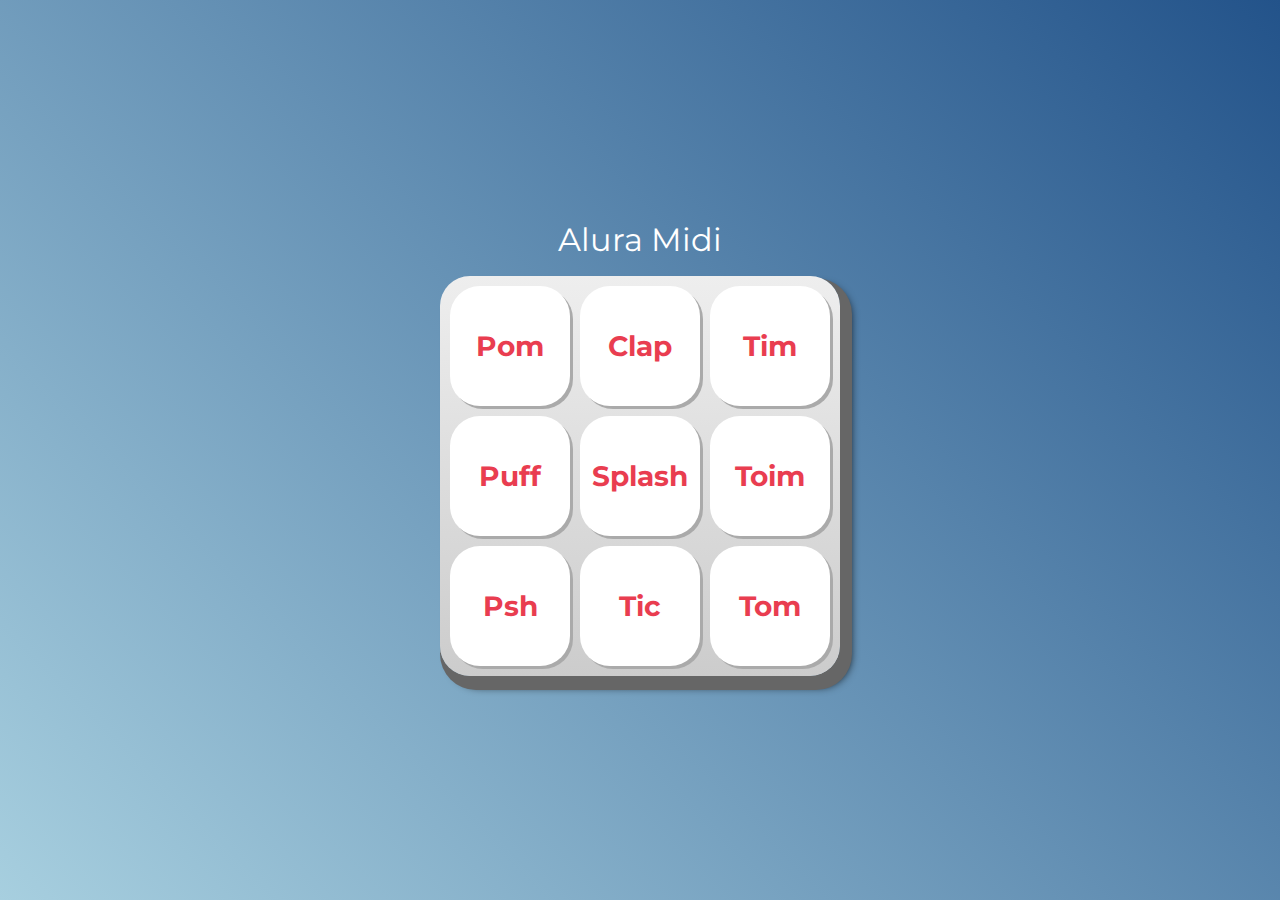
<file: aluramidi/index.html>
<!DOCTYPE html>
<html lang="pt-BR">
<head>
    <meta charset="UTF-8">
    <meta http-equiv="X-UA-Compatible" content="IE=edge">
    <meta name="viewport" content="width=device-width, initial-scale=1.0">

    <title>Alura MIDI</title>

    <link rel="preconnect" href="https://fonts.googleapis.com">
    <link rel="preconnect" href="https://fonts.gstatic.com" crossorigin>
    <link href="https://fonts.googleapis.com/css2?family=Montserrat:wght@500;600&display=swap" rel="stylesheet">

    <link rel="icon" type="image/png" href="images/bateria.png">
    <link rel="stylesheet" href="css/reset.css">
    <link rel="stylesheet" href="css/estilos.css">

</head>
<body>

    <h1>Alura Midi</h1>

    <section class="teclado">
        <button class="tecla tecla_pom">Pom</button>
        <button class="tecla tecla_clap">Clap</button>
        <button class="tecla tecla_tim">Tim</button>

        <button class="tecla tecla_puff">Puff</button>
        <button class="tecla tecla_splash">Splash</button>
        <button class="tecla tecla_toim">Toim</button>

        <button class="tecla tecla_psh">Psh</button>
        <button class="tecla tecla_tic">Tic</button>
        <button class="tecla tecla_tom">Tom</button>
    </section>

    <audio src="sounds/keyq.wav" id="som_tecla_pom"></audio>
    <audio src="sounds/keyw.wav" id="som_tecla_clap"></audio>
    <audio src="sounds/keye.wav" id="som_tecla_tim"></audio>
    <audio src="sounds/keya.wav" id="som_tecla_puff"></audio>
    <audio src="sounds/keys.wav" id="som_tecla_splash"></audio>
    <audio src="sounds/keyd.wav" id="som_tecla_toim"></audio>
    <audio src="sounds/keyz.wav" id="som_tecla_psh"></audio>
    <audio src="sounds/keyx.wav" id="som_tecla_tic"></audio>
    <audio src="sounds/keyc.wav" id="som_tecla_tom"></audio>

    <script src="main.js"></script>
</body>
</html>
</file>
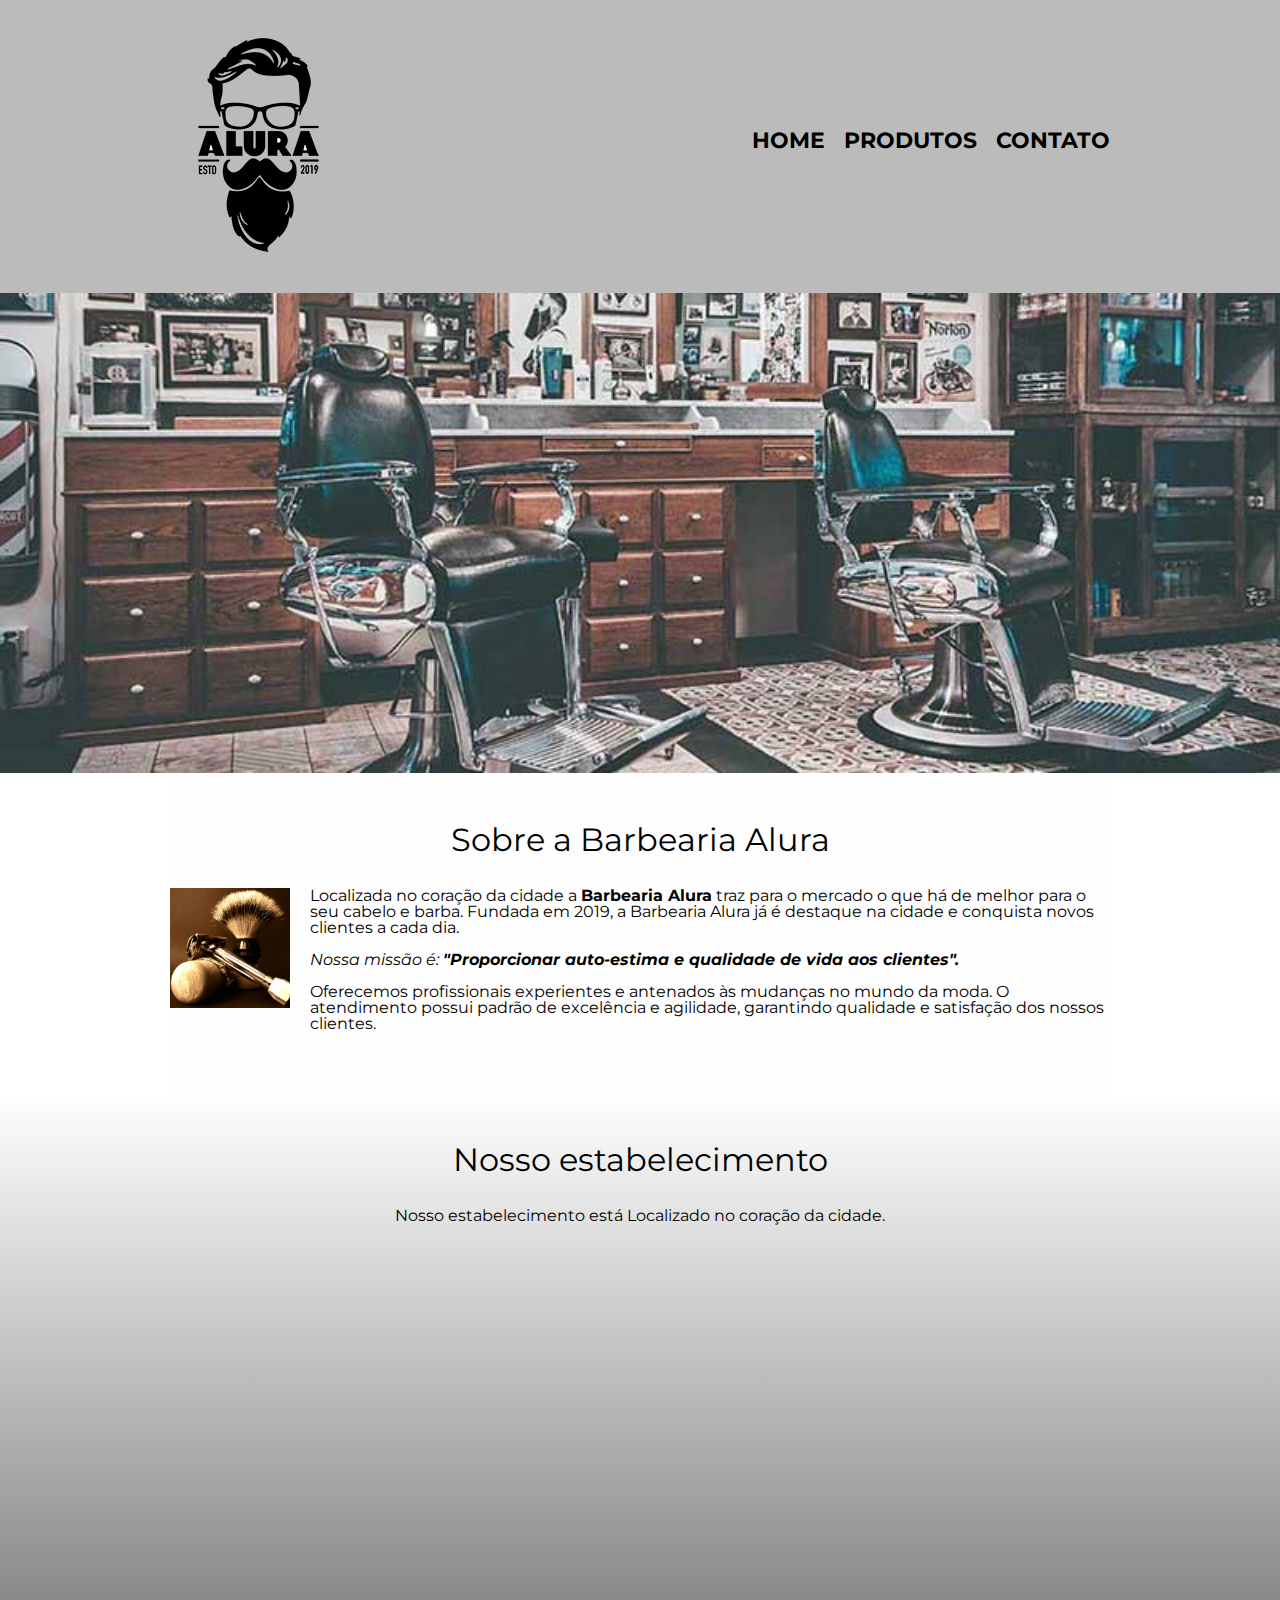
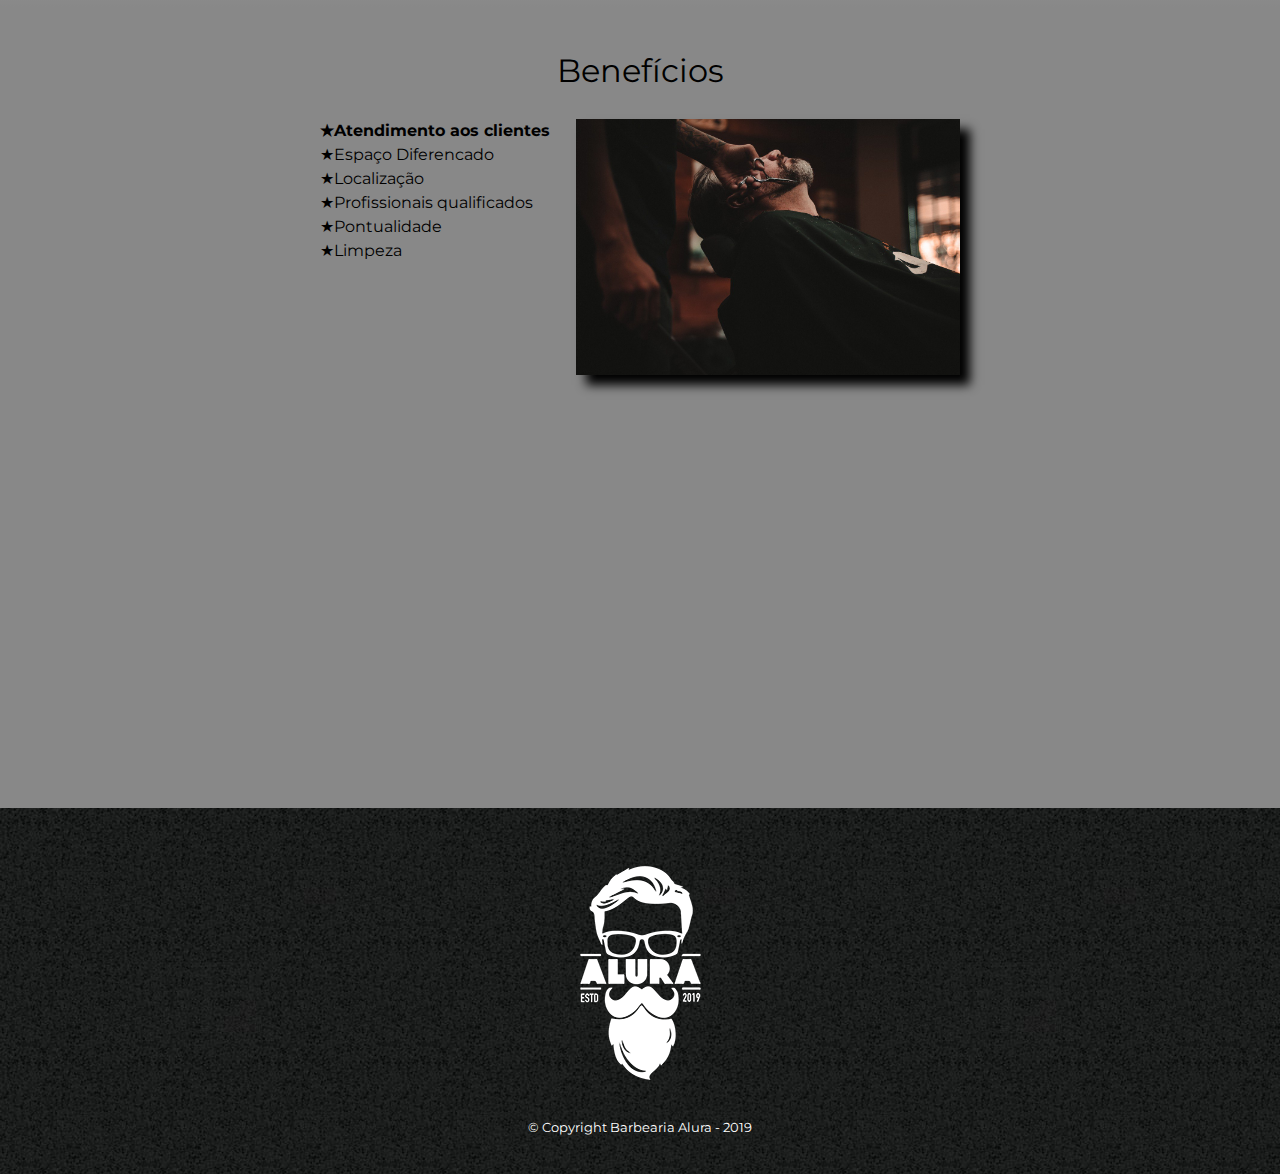
<file: barbearia/index.html>
<!DOCTYPE html>
<html lang="pt-br">
    <head>
        <meta charset="UTF-8">
        <meta name="viewport" content="width=device-width">
        <title> Barberia Alura</title>
        
        <link rel="stylesheet" href="reset.css">
        <link rel="stylesheet" href="style.css">
        <link rel="preconnect" href="https://fonts.googleapis.com">
        <link rel="preconnect" href="https://fonts.gstatic.com" crossorigin>
        <link href="https://fonts.googleapis.com/css2?family=Montserrat:ital,wght@0,400;0,700;1,400&display=swap" rel="stylesheet">
        
    </head>
    <body>
        <header>
            <div class="caixa">
                <h1><img src="imagens/logo.png"></h1>
                
                <nav>
                    <ul>
                        <li><a href="index.html">Home</a></li>
                        <li><a href="produtos.html">Produtos</a></li>
                        <li><a href="contato.html">Contato</a></li>
                    </ul>
                </nav>
            </div>
        </header>
        
        <img class="banner" src="imagens/banner.jpg">

        <main>
            <section class="principal">
                <h2 class="titulo-principal">Sobre a Barbearia Alura</h2>

                <img class="utensilios" src="imagens/utensilios.jpg" alt="Utensilios de um barbeiro.">

                <p>Localizada no coração da cidade a <strong>Barbearia Alura</strong> traz para o mercado o que há de melhor para o seu cabelo e barba. Fundada em 2019, a Barbearia Alura já é destaque na cidade e conquista novos clientes a cada dia.</p>

                <p id="misao"><em>Nossa missão é: <strong>"Proporcionar auto-estima e qualidade de vida aos clientes".</strong></em></p>

                <p>Oferecemos profissionais experientes e antenados às mudanças no mundo da moda. O atendimento possui padrão de excelência e agilidade, garantindo qualidade e satisfação dos nossos clientes.</p>
            </section>

            <section class="mapa">
                <h3 class="titulo-principal">Nosso estabelecimento</h3>
                <p>Nosso estabelecimento está Localizado no coração da cidade.</p>

                <div class="mapa-conteudo">
                    <iframe src="https://www.google.com/maps/embed?pb=!1m18!1m12!1m3!1d3656.449840047712!2d-46.63670926511231!3d-23.5881948!2m3!1f0!2f0!3f0!3m2!1i1024!2i768!4f13.1!3m3!1m2!1s0x94ce5a2b2ed7f3a1%3A0xab35da2f5ca62674!2sAlura%20-%20Escola%20Online%20de%20Tecnologia!5e0!3m2!1spt-BR!2sbr!4v1668795323667!5m2!1spt-BR!2sbr" width="100%" height="300" style="border:0;" allowfullscreen="" loading="lazy" referrerpolicy="no-referrer-when-downgrade"></iframe>
                </div>

            </section>

            <section class="beneficios">
                <h3 class="titulo-principal">Benefícios</h3>

                <div class="conteudo-beneficios">
                    <ul class="lista-beneficios">
                        <li class="itens">Atendimento aos clientes</li>
                        <li class="itens">Espaço Diferencado</li>
                        <li class="itens">Localização</li>
                        <li class="itens">Profissionais qualificados</li>
                        <li class="itens">Pontualidade</li>
                        <li class="itens">Limpeza</li>
                    </ul><img src="imagens/beneficios.jpg" class="imagem-beneficios">
                </div>

                <div class="video">
                    <iframe width="100%" height="315" src="https://www.youtube.com/embed/wcVVXUV0YUY" frameborder="0" allow="accelerometer; autoplay; encrypted-media; gyroscope; picture-in-picture" allowfullscreen></iframe>
                </div>

            </section>
        </main>
        <footer>
            <img src="imagens/logo-branco.png">
            <p class="copyright">&copy; Copyright Barbearia Alura - 2019</p>
        </footer>
    </body>
</html>
</file>
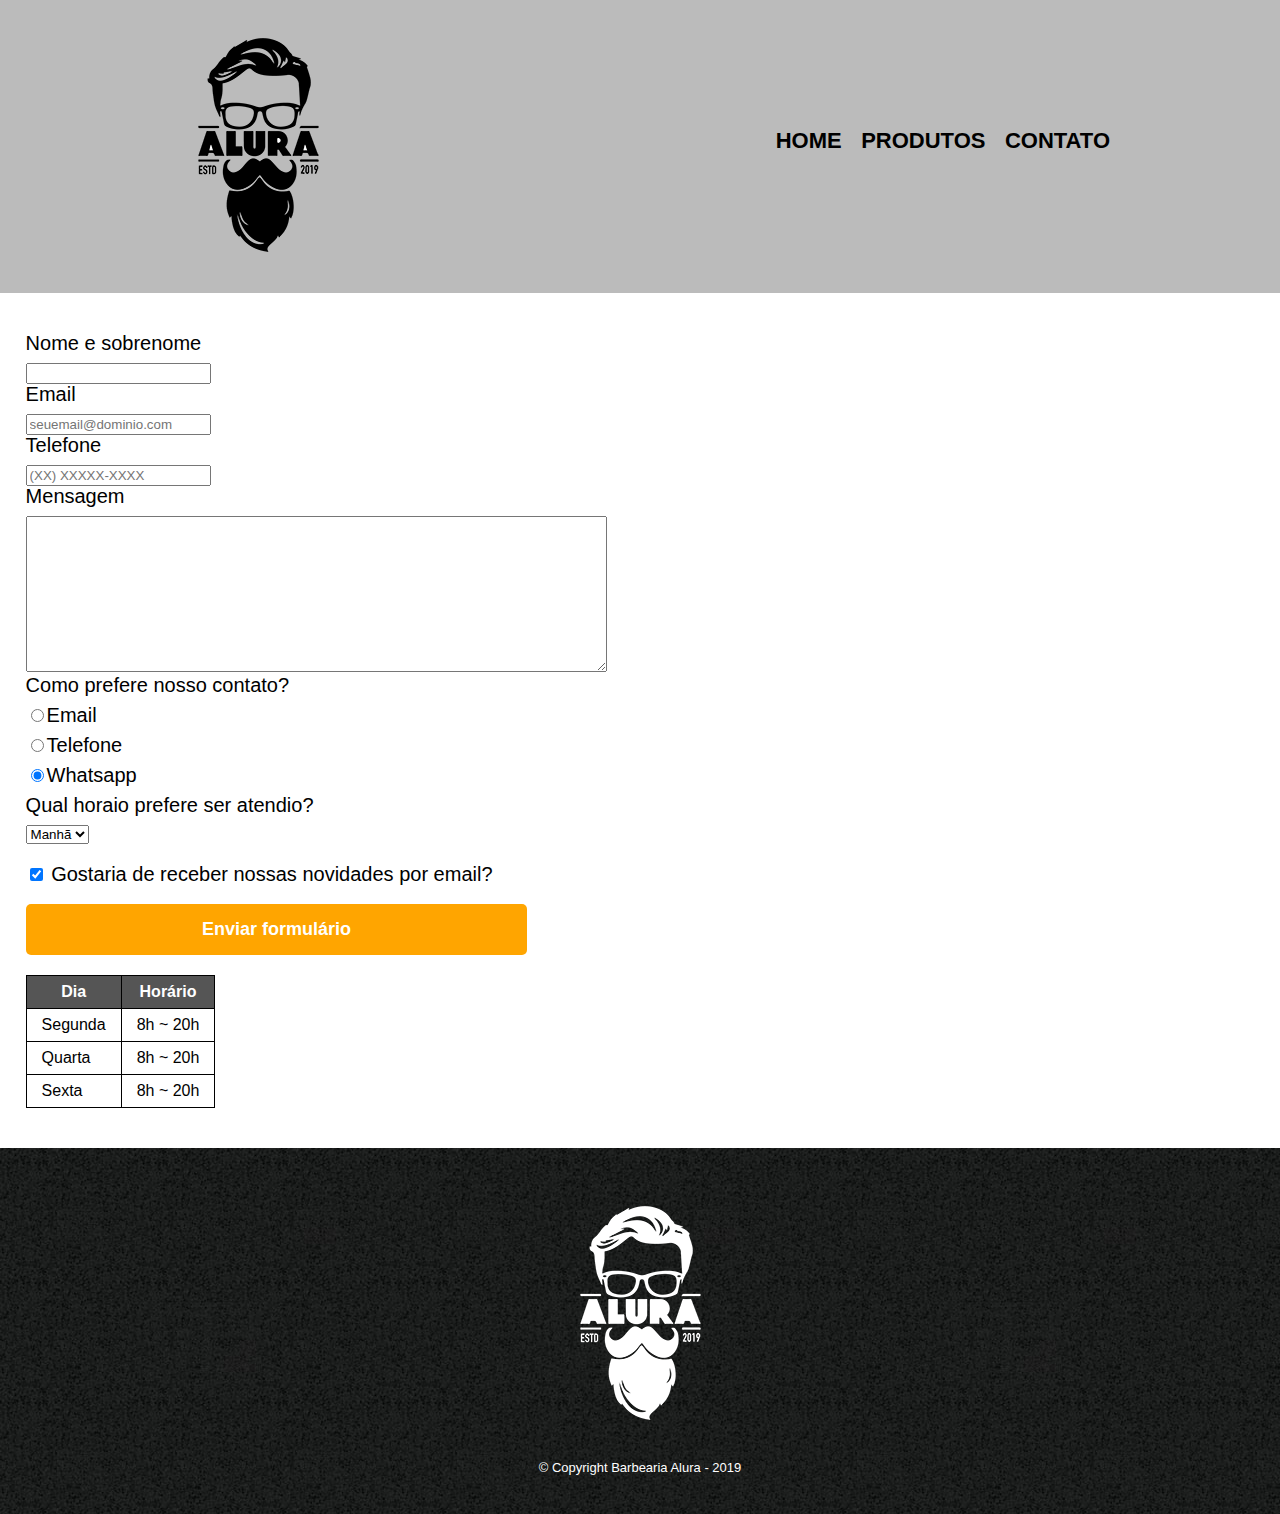
<file: barbearia/contato.html>
<!DOCTYPE html>
<html lang="pt-br">
    <head>
        <meta charset="UTF-8">
        <title>Contato - Barbearia Alura</title>
        <link rel="stylesheet" href="reset.css">
        <link rel="stylesheet" href="style.css">
    </head>

    <body>
        <header>
            <div class="caixa">
                <h1><img src="imagens/logo.png" alt="Logo da barbearia Alura"></h1>
                
                <nav>
                    <ul>
                        <li><a href="index.html">Home</a></li>
                        <li><a href="produtos.html">Produtos</a></li>
                        <li><a href="contato.html">Contato</a></li>
                    </ul>
                </nav>
            </div>

        </header>

        <main>
            <form>
                <label for="nomesobrenome">Nome e sobrenome</label>
                <input type="text" id="nomesobrenome" class="imput-padrao" required>

                <label for="email">Email</label>
                <input type="email" id="email" class="imput-padrao" required placeholder="seuemail@dominio.com">

                <label for="telefone">Telefone</label>
                <input type="tel" id="telefone" class="imput-padrao" required placeholder="(XX) XXXXX-XXXX">

                <label for="mensagem">Mensagem</label>
                <textarea name="" id="mensagem" cols="70" rows="10" class="imput-padrao" required></textarea>

                <fieldset>
                    <legend>Como prefere nosso contato?</legend>
                    <label for="radio-email"><input type="radio" name="contato" value="email" id="radio-email">Email</label>
                                   
                    <label for="radio-telefone"><input type="radio" name="contato" value="telefone" id="radio-telefone">Telefone</label>
                    
                    <label for="radio-whatsapp"><input type="radio" name="contato" value="whatsapp" id="radio-whatsapp" checked>Whatsapp</label>   
                </fieldset>

                <fieldset>
                    <legend>Qual horaio prefere ser atendio?</legend>
                    <select>
                        <option>Manhã</option>
                        <option>Tarde</option>
                        <option>Noite</option>
                    </select>
                </fieldset>

                <label class="checkbox"> <input type="checkbox" checked> Gostaria de receber nossas novidades por email?</label>

                <input type="submit" value="Enviar formulário" class="enviar">
            </form>
            
            <table>
                <thead>
                    <tr>
                        <th>Dia</th>
                        <th>Horário</th>
                    </tr>
                </thead>
                <tbody>
                    <tr>
                        <td>Segunda</td>
                        <td>8h ~ 20h</td>
                    </tr>
                    <tr>
                        <td>Quarta</td>
                        <td>8h ~ 20h</td>
                    </tr>
                    <tr>
                        <td>Sexta</td>
                        <td>8h ~ 20h</td>
                    </tr>
                </tbody>
            </table>

        </main>

        <footer>
            <img src="imagens/logo-branco.png" alt="Logo da barbearia Alura">
            <p class="copyright">&copy; Copyright Barbearia Alura - 2019</p>
        </footer>
    </body>
</html>
</file>
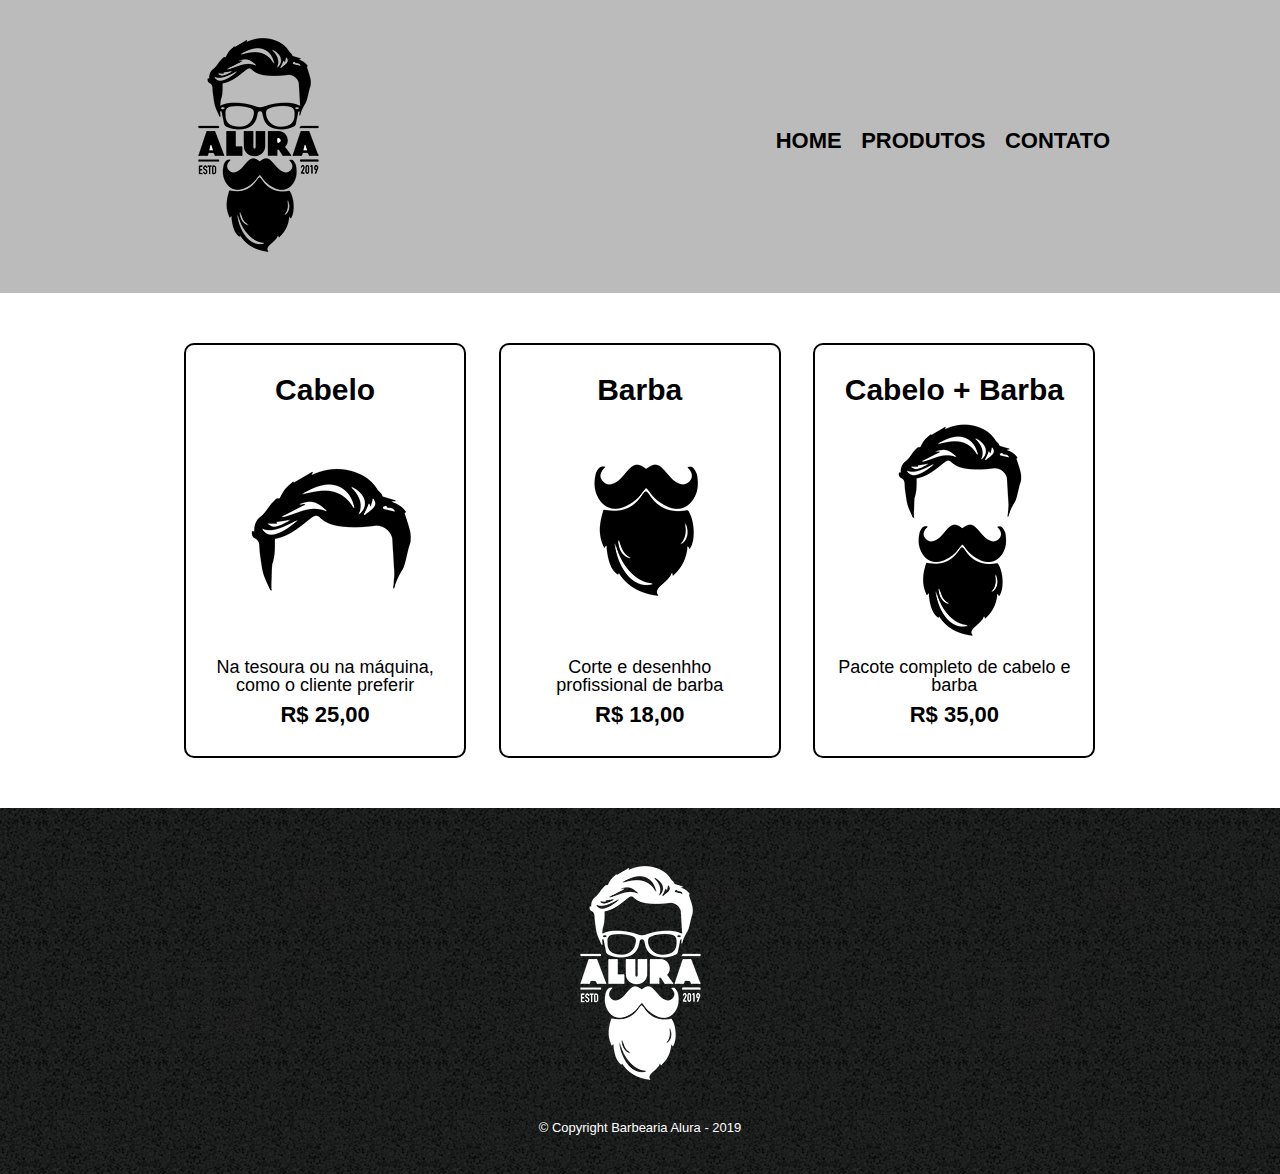
<file: barbearia/produtos.html>
<!DOCTYPE html>
<html lang="pt-br">
    <head>
        <meta charset="UTF-8">
        <title>Produtos - Barbearia Alura</title>
        
        <link rel="stylesheet" href="reset.css">
        <link rel="stylesheet" href="style.css">
    </head>
    <body>
        <header>
            <div class="caixa">
                <h1><img src="imagens/logo.png"></h1>
                
                <nav>
                    <ul>
                        <li><a href="index.html">Home</a></li>
                        <li><a href="produtos.html">Produtos</a></li>
                        <li><a href="contato.html">Contato</a></li>
                    </ul>
                </nav>
            </div>
        </header>
        
        <main>
            <ul class="produtos">
                <li>
                    <h2>Cabelo</h2>
                    <img src="imagens/cabelo.jpg">
                    <p class="produto-descricao">Na tesoura ou na máquina, como o cliente preferir</p>
                    <p class="produto-preco">R$ 25,00</p>
                </li>
                <li>
                    <h2>Barba</h2>
                    <img src="imagens/barba.jpg">
                    <p class="produto-descricao">Corte e desenhho profissional de barba</p>
                    <p class="produto-preco">R$ 18,00</p>
                </li>
                <li>
                    <h2>Cabelo + Barba</h2>
                    <img src="imagens/cabelo+barba.jpg">
                    <p class="produto-descricao">Pacote completo de cabelo e barba</p>
                    <p class="produto-preco">R$ 35,00</p>
                </li>
            </ul>
        </main>

        <footer>
            <img src="imagens/logo-branco.png">
            <p class="copyright">&copy; Copyright Barbearia Alura - 2019</p>
        </footer>
    </body>
</html>
</file>
<file: aluramidi/css/estilos.css>
:root {
  --cinza: #aaa;
  --vermelha: #e93d50;
  --vermelha-escura: #af303f;
  --branca: #fff;
  --luz: rgb(229, 255, 0);
}

body {
  align-items: center;
  background: linear-gradient(45deg, #a7cfdf 0%,#23538a 100%);
  display: flex;
  justify-content: center;
  flex-direction: column;
  font-family: 'Montserrat', sans-serif;
  min-height: 100vh;
}

h1 {
  color: var(--branca);
  margin-bottom: 20px;
  font-size: 2rem;
}

.teclado {
  background: linear-gradient(to bottom, #eeeeee 0%,#cccccc 100%);
  box-shadow: 6px 8px 0 6px #666, 10px 10px 10px #000;
  border-radius: 30px;
  display: grid;
  gap: 10px;
  grid-template-columns: repeat(3, 1fr);
  padding: 10px;
}

.tecla {
  background-color: var(--branca);
  border-radius: 30px;
  box-shadow: 3px 3px 0 var(--cinza);
  color: var(--vermelha);
  cursor: pointer;
  height: 120px;
  font-size: 1.75em;
  font-weight: bold;
  line-height: 120px;
  text-align: center;
  width: 120px;
}

.tecla.ativa,
.tecla:active {
  background-color: var(--vermelha);
  border: 4px solid  var(--vermelha);
  box-shadow: 3px 3px 0 var(--vermelha-escura) inset;
  color: var(--branca);
  outline: none;
}

.tecla.focus,
.tecla:focus {
  outline: none;
  box-shadow: 1px 1px 10px var(--luz);
}

.tecla.active:focus,
.tecla:active:focus {
  box-shadow: 3px 3px 0 var(--vermelha-escura) inset, 1px 1px 10px var(--luz);
}
</file>
<file: barbearia/style.css>
body {
	font-family: 'Montserrat', sans-serif;
}

header {
	background: #BBBBBB;
	padding: 20px 0;
}

.caixa {
	position: relative;
	width: 940px;
	margin: 0 auto;
}

nav {
	position: absolute;
	top: 110px;
	right: 0;
}

nav li {
	display: inline;
	margin: 0 0 0 15px;
}

nav a {
	text-transform: uppercase;
	color: #000000;
	font-weight: bold;
	font-size: 22px;
	text-decoration: none;
}

nav a:hover {
	color: #C78C19;
	text-decoration: underline;
}

.produtos {
	width: 940px;
	margin: 0 auto;
	padding: 50px 0;
}

.produtos li {
	display: inline-block;
	text-align: center;
	width: 30%;
	vertical-align: top;
	margin: 0 1.5%;
	padding: 30px 20px;
	box-sizing: border-box;
	border: 2px solid #000000;
	border-radius: 10px;
}

.produtos li:hover {
	border-color: #C78C19;
}

.produtos li:active {
	border-color: #088C19;	
}

.produtos li:hover h2 {
	font-size: 34px;
}

.produtos h2 {
	font-size: 30px;
	font-weight: bold;
}

.produto-descricao {
	font-size: 18px;
}

.produto-preco {
	font-size: 22px;
	font-weight: bold;
	margin-top: 10px;
}

footer {
	text-align: center;
	background: url("imagens/bg.jpg");
	padding: 40px 0;
}

.copyright {
	color: #FFFFFF;
	font-size: 13px;
	margin: 20px 0 0;
}

form {
	margin: 40px 0 0 2%;
}

form label, form legend {
	display:block;
	font-size: 20px;
	margin: 0 0 10px;
}

.input-padrao {
	display: block;
	margin: 0 0 20px;
	padding: 10px 25px;
	width: 50%;
}

.checkbox {
	margin: 20px 0;
}

.enviar {
	width:40%;
	padding: 15px 0;
	background: orange;
	color: white;
	font-weight: bold;
	font-size: 18px;
	border: none;
	border-radius: 5px;
	transition: 1s all;
	cursor: pointer;
}

.enviar:hover {
	background: darkorange;
	transform: scale(1.2);
}

table {
	margin: 20px 0 40px 2%;
}

thead {
	background: #555555;
	color: white;
	font-weight: bold;
}

td, th {
	border: 1px solid #000000;
	padding: 8px 15px;
}

/* css página inicial */
.banner {
	width: 100%;
}

.titulo-principal {
	text-align: center;
	font-size: 2em;
	margin: 0 0 1em;
	clear: left;
}

.principal {
	padding: 3em 0;
	background:  #FEFEFE;
	width: 940px;
	margin: 0 auto;
}

.principal p {
	margin: 0 0 1em;
}

.principal strong {
	font-weight: bold;
}

.principal em {
	font-style: italic;
}
.utensilios {
	width: 120px;
	float: left;
	margin: 0 20px 20px 0;
}

.mapa {
	padding: 3em 0;
	background: linear-gradient(#FEFEFE,#888888);	
}

.mapa-conteudo {
	width: 940px;
	margin: 0 auto;
}

.mapa p {
	margin: 0 0 2em;
	text-align: center;
}

.beneficios {
	padding: 3em 0;
	background: #888888;
}

.conteudo-beneficios {
	width: 640px;
	margin: 0 auto;
}
.lista-beneficios {
	width: 40%;
	display: inline-block;
	vertical-align: top;
}

.itens {
	line-height: 1.5;
}

.itens:before {
    content: "★";
}

.itens:first-child {
	font-weight: bold;
}

.imagem-beneficios {
    width: 60%;
    opacity: 1;
    transition: 400ms;
    box-shadow: 10px 10px 10px 0 #000000;
}

.imagem-beneficios:hover {
    opacity: 0.3;
}

.video {
	width: 560px;
	margin: 2em auto;
}

@media screen and (max-width: 480px) {
    .caixa, .principal, .conteudo-beneficios, .mapa-conteudo, .video {
		width: auto;
	}

	h1 {
		text-align: center;
	}

	nav {
		position: static;
	}

	.lista-beneficios, .imagem-beneficios {
		width: 100%;
	}
}
</file>
